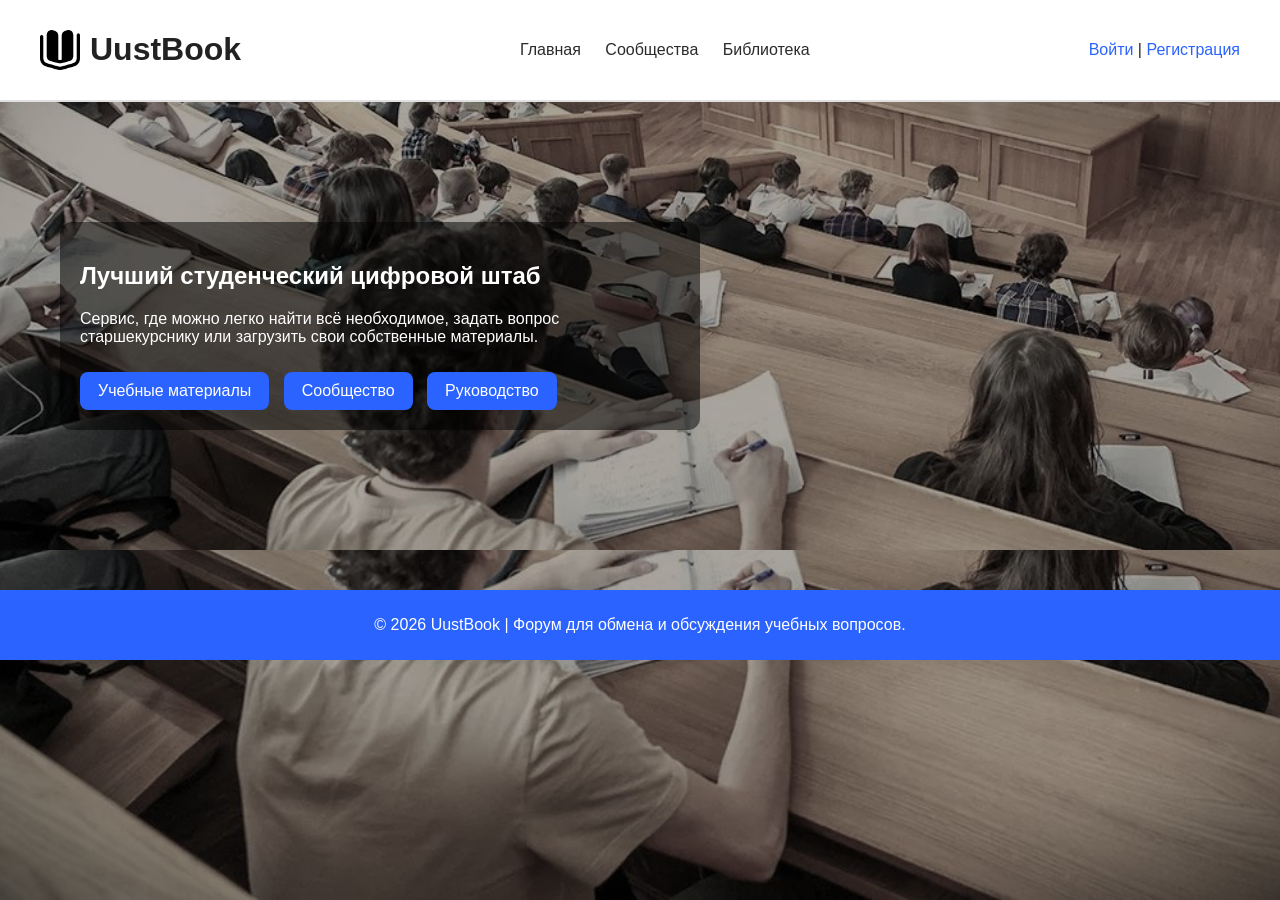
<file: index.html>
<!DOCTYPE html>
<html lang="ru">
<head>
  <meta charset="UTF-8">
  <meta name="viewport" content="width=device-width, initial-scale=1.0">
  <title>UustBook — Главная</title>
  <link rel="stylesheet" href="style.css">
</head>
<body>
  <header>
    <div class="logo">
      <img src="book-open-cover.png" alt="UustBook logo">
      <h1>UustBook</h1>
    </div>
    <nav>
      <a href="index.html">Главная</a>
      <a href="groups.html">Сообщества</a>
      <a href="library.html">Библиотека</a>
    </nav>
    <div class="auth">
    <a href="login.html">Войти</a> | 
    <a href="register.html">Регистрация</a>
</div>
  </header>

  <main class="hero">
    <section class="hero-text">
      <h2>Лучший студенческий цифровой штаб</h2>
      <p>Сервис, где можно легко найти всё необходимое, задать вопрос старшекурснику или загрузить свои собственные материалы.</p>
      <div class="hero-buttons">
        <a href="library.html" class="btn">Учебные материалы</a>
        <a href="groups.html" class="btn">Сообщество</a>
        <a href="guide.html" class="btn">Руководство</a>
      </div>
    </section>
  </main>

  <footer>
    <p>© 2026 UustBook | Форум для обмена и обсуждения учебных вопросов.</p>
  </footer>
</body>
</html>
</file>
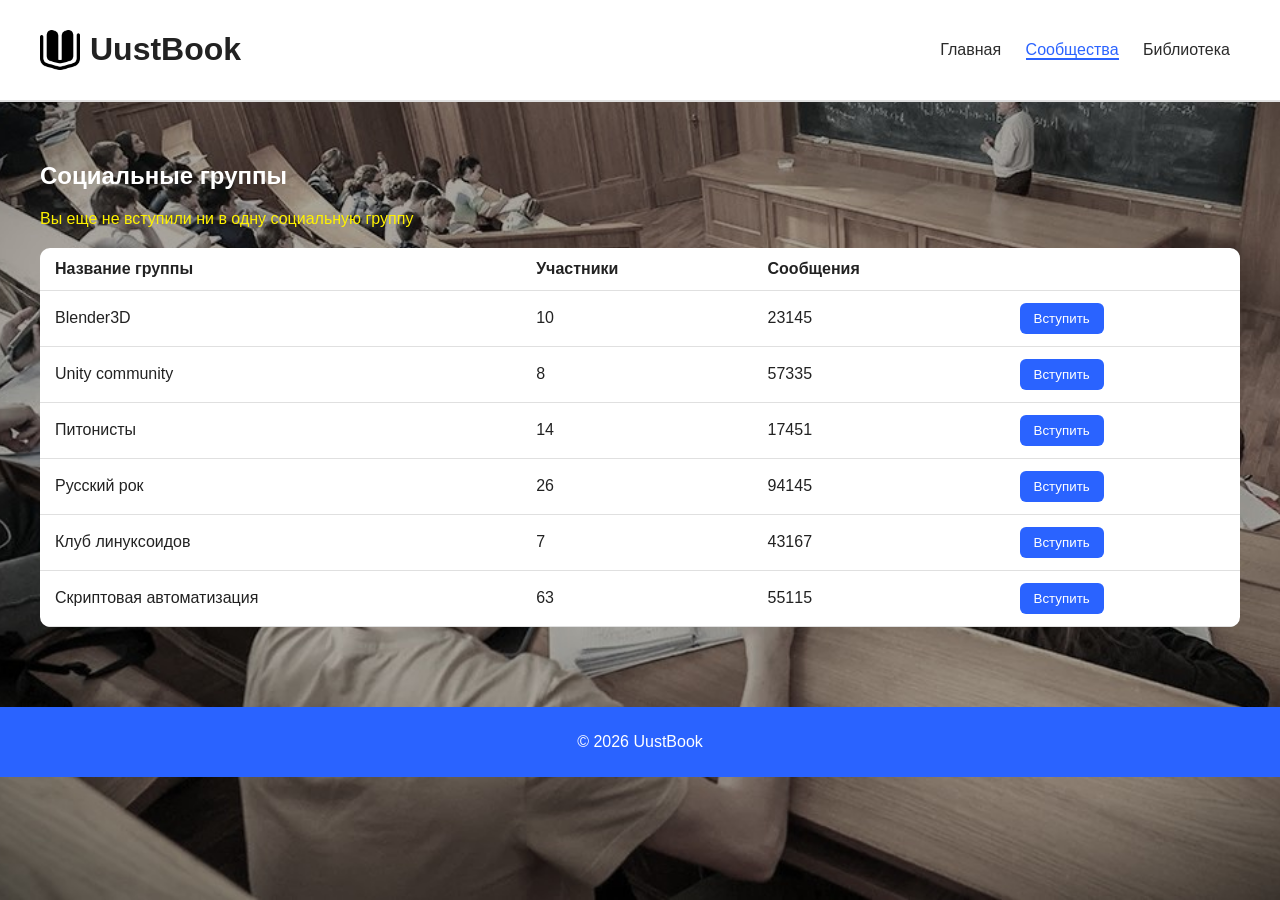
<file: groups.html>
<!DOCTYPE html>
<html lang="ru">
<head>
  <meta charset="UTF-8">
  <meta name="viewport" content="width=device-width, initial-scale=1.0">
  <title>UustBook — Социальные группы</title>
  <link rel="stylesheet" href="style.css">
</head>
<body>
  <header>
    <div class="logo">
      <img src="book-open-cover.png" alt="UustBook logo">
      <h1>UustBook</h1>
    </div>
    <nav>
      <a href="index.html">Главная</a>
      <a href="groups.html" class="active">Сообщества</a>
      <a href="library.html">Библиотека</a>
    </nav>
  </header>

  <main class="content">
    <h2 style="color: white;">Социальные группы</h2>
    <p style="color: rgb(255, 242, 0);">Вы еще не вступили ни в одну социальную группу</p>

    <table class="group-table">
      <thead>
        <tr>
          <th>Название группы</th>
          <th>Участники</th>
          <th>Сообщения</th>
          <th></th>
        </tr>
      </thead>
      <tbody>
        <tr><td>Blender3D</td><td>10</td><td>23145</td><td><button>Вступить</button></td></tr>
        <tr><td>Unity community</td><td>8</td><td>57335</td><td><button>Вступить</button></td></tr>
        <tr><td>Питонисты</td><td>14</td><td>17451</td><td><button>Вступить</button></td></tr>
        <tr><td>Русский рок</td><td>26</td><td>94145</td><td><button>Вступить</button></td></tr>
        <tr><td>Клуб линуксоидов</td><td>7</td><td>43167</td><td><button>Вступить</button></td></tr>
        <tr><td>Скриптовая автоматизация</td><td>63</td><td>55115</td><td><button>Вступить</button></td></tr>
      </tbody>
    </table>
  </main>

  <footer>
    <p>© 2026 UustBook</p>
  </footer>
</body>
</html>
</file>
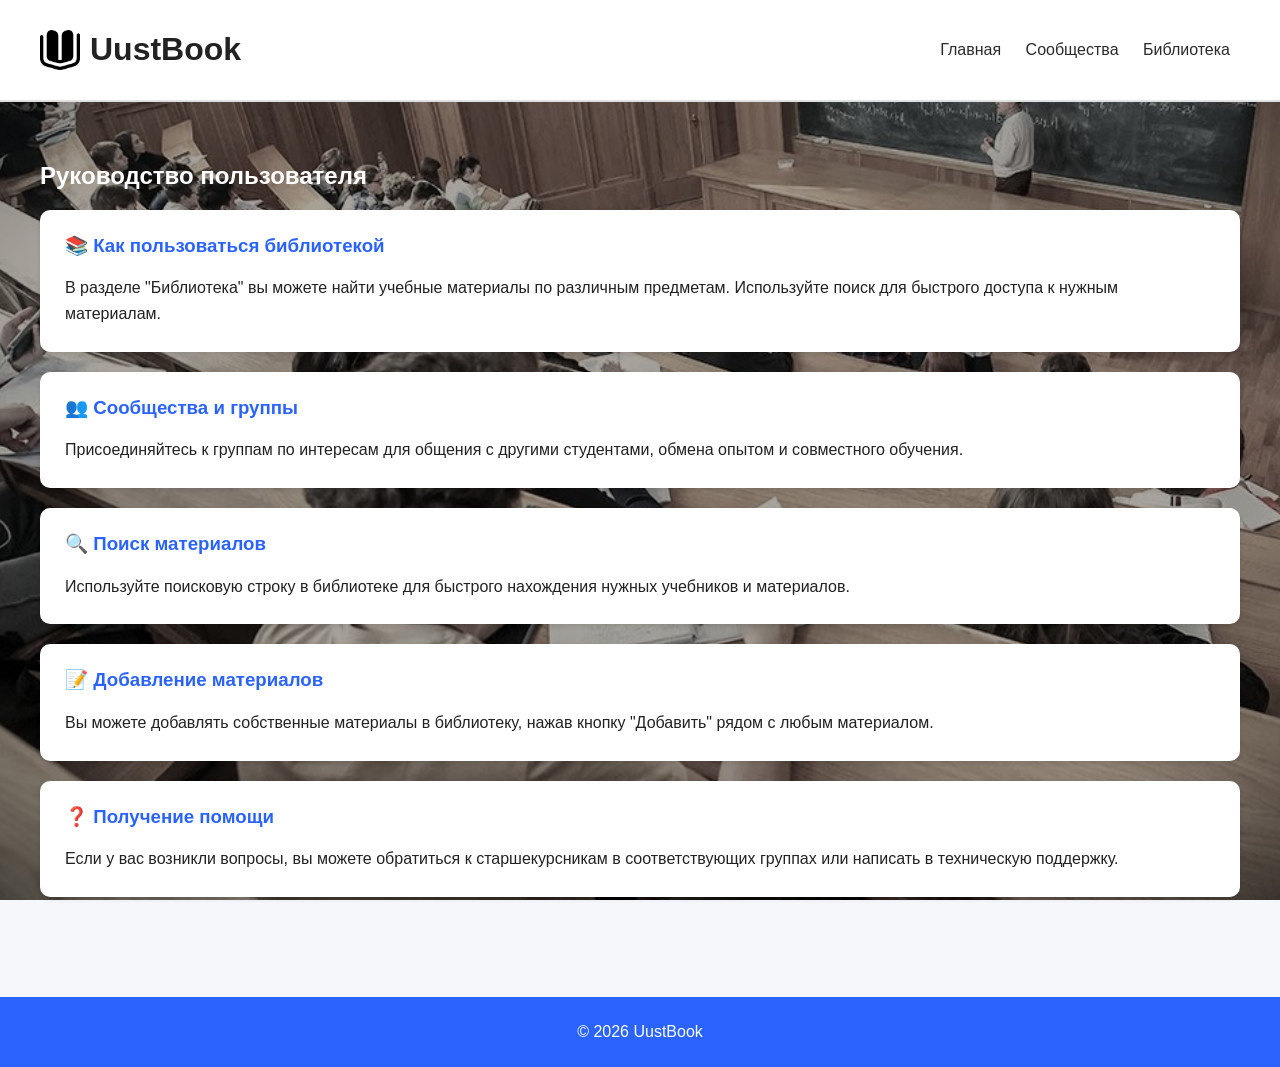
<file: guide.html>
<!DOCTYPE html>
<html lang="ru">
<head>
  <meta charset="UTF-8">
  <meta name="viewport" content="width=device-width, initial-scale=1.0">
  <title>UustBook — Руководство</title>
  <link rel="stylesheet" href="style.css">
</head>
<body>
  <header>
    <div class="logo">
      <img src="book-open-cover.png" alt="UustBook logo">
      <h1>UustBook</h1>
    </div>
    <nav>
      <a href="index.html">Главная</a>
      <a href="groups.html">Сообщества</a>
      <a href="library.html">Библиотека</a>
    </nav>
  </header>

  <main class="content">
    <h2 style="color: white;">Руководство пользователя</h2>
    
    <div class="guide-section">
      <h3>📚 Как пользоваться библиотекой</h3>
      <p>В разделе "Библиотека" вы можете найти учебные материалы по различным предметам. Используйте поиск для быстрого доступа к нужным материалам.</p>
    </div>

    <div class="guide-section">
      <h3>👥 Сообщества и группы</h3>
      <p>Присоединяйтесь к группам по интересам для общения с другими студентами, обмена опытом и совместного обучения.</p>
    </div>

    <div class="guide-section">
      <h3>🔍 Поиск материалов</h3>
      <p>Используйте поисковую строку в библиотеке для быстрого нахождения нужных учебников и материалов.</p>
    </div>

    <div class="guide-section">
      <h3>📝 Добавление материалов</h3>
      <p>Вы можете добавлять собственные материалы в библиотеку, нажав кнопку "Добавить" рядом с любым материалом.</p>
    </div>

    <div class="guide-section">
      <h3>❓ Получение помощи</h3>
      <p>Если у вас возникли вопросы, вы можете обратиться к старшекурсникам в соответствующих группах или написать в техническую поддержку.</p>
    </div>
  </main>

  <footer>
    <p>© 2026 UustBook</p>
  </footer>
</body>
</html>
</file>
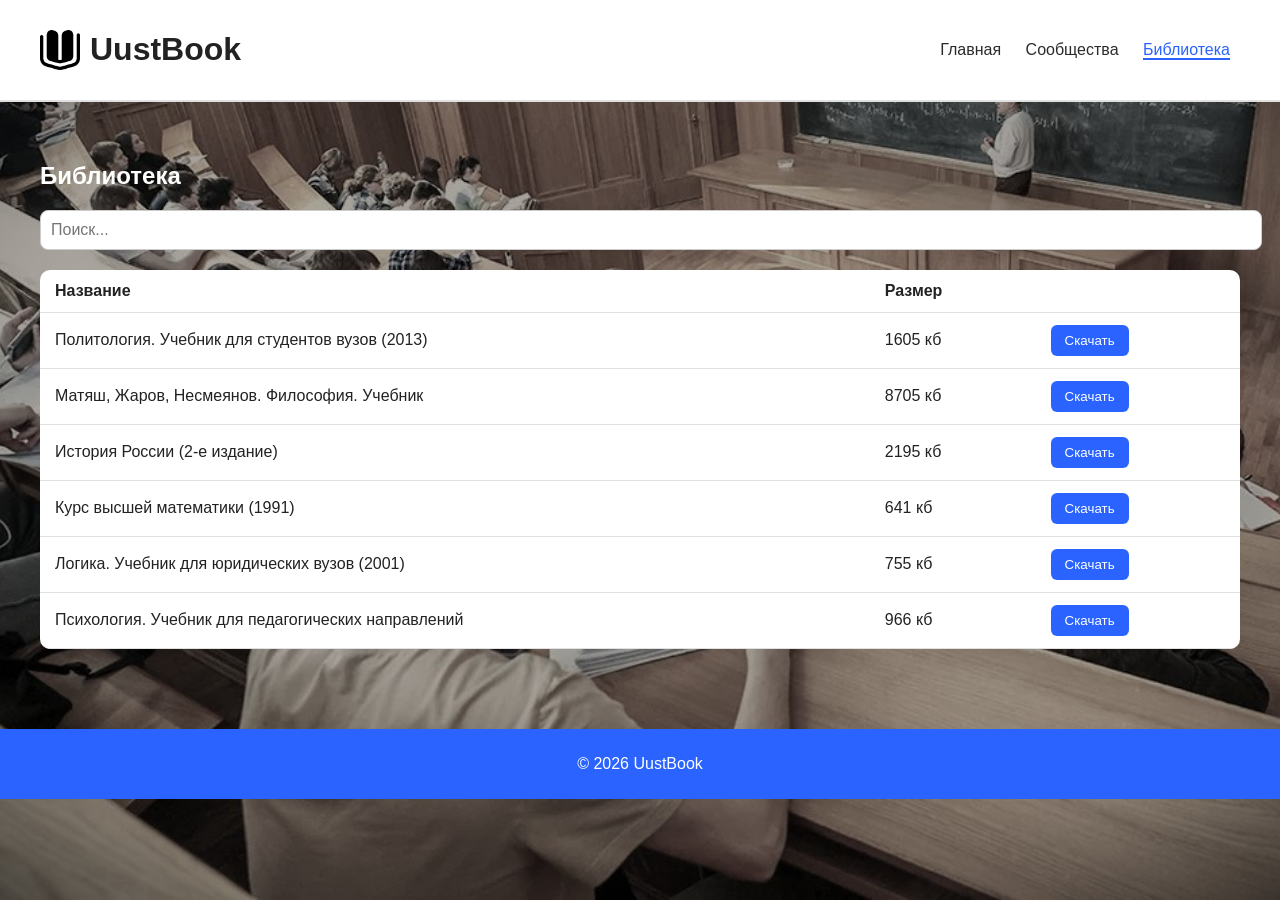
<file: library.html>
<!DOCTYPE html>
<html lang="ru">
<head>
  <meta charset="UTF-8">
  <meta name="viewport" content="width=device-width, initial-scale=1.0">
  <title>UustBook — Библиотека</title>
  <link rel="stylesheet" href="style.css">
</head>
<body>
  <header>
    <div class="logo">
      <img src="book-open-cover.png" alt="UustBook logo">
      <h1>UustBook</h1>
    </div>
    <nav>
      <a href="index.html">Главная</a>
      <a href="groups.html">Сообщества</a>
      <a href="library.html" class="active">Библиотека</a>
    </nav>
  </header>

  <main class="content">
    <h2 style="color: white;">Библиотека</h2>
    <input type="text" placeholder="Поиск..." class="search-input">

    <table class="library-table">
      <thead>
        <tr><th>Название</th><th>Размер</th><th></th></tr>
      </thead>
      <tbody>
        <tr><td>Политология. Учебник для студентов вузов (2013)</td><td>1605 кб</td><td><button>Скачать</button></td></tr>
        <tr><td>Матяш, Жаров, Несмеянов. Философия. Учебник</td><td>8705 кб</td><td><button>Скачать</button></td></tr>
        <tr><td>История России (2-е издание)</td><td>2195 кб</td><td><button>Скачать</button></td></tr>
        <tr><td>Курс высшей математики (1991)</td><td>641 кб</td><td><button>Скачать</button></td></tr>
        <tr><td>Логика. Учебник для юридических вузов (2001)</td><td>755 кб</td><td><button>Скачать</button></td></tr>
        <tr><td>Психология. Учебник для педагогических направлений</td><td>966 кб</td><td><button>Скачать</button></td></tr>
      </tbody>
    </table>
  </main>

  <footer>
    <p>© 2026 UustBook</p>
  </footer>
</body>
</html>
</file>
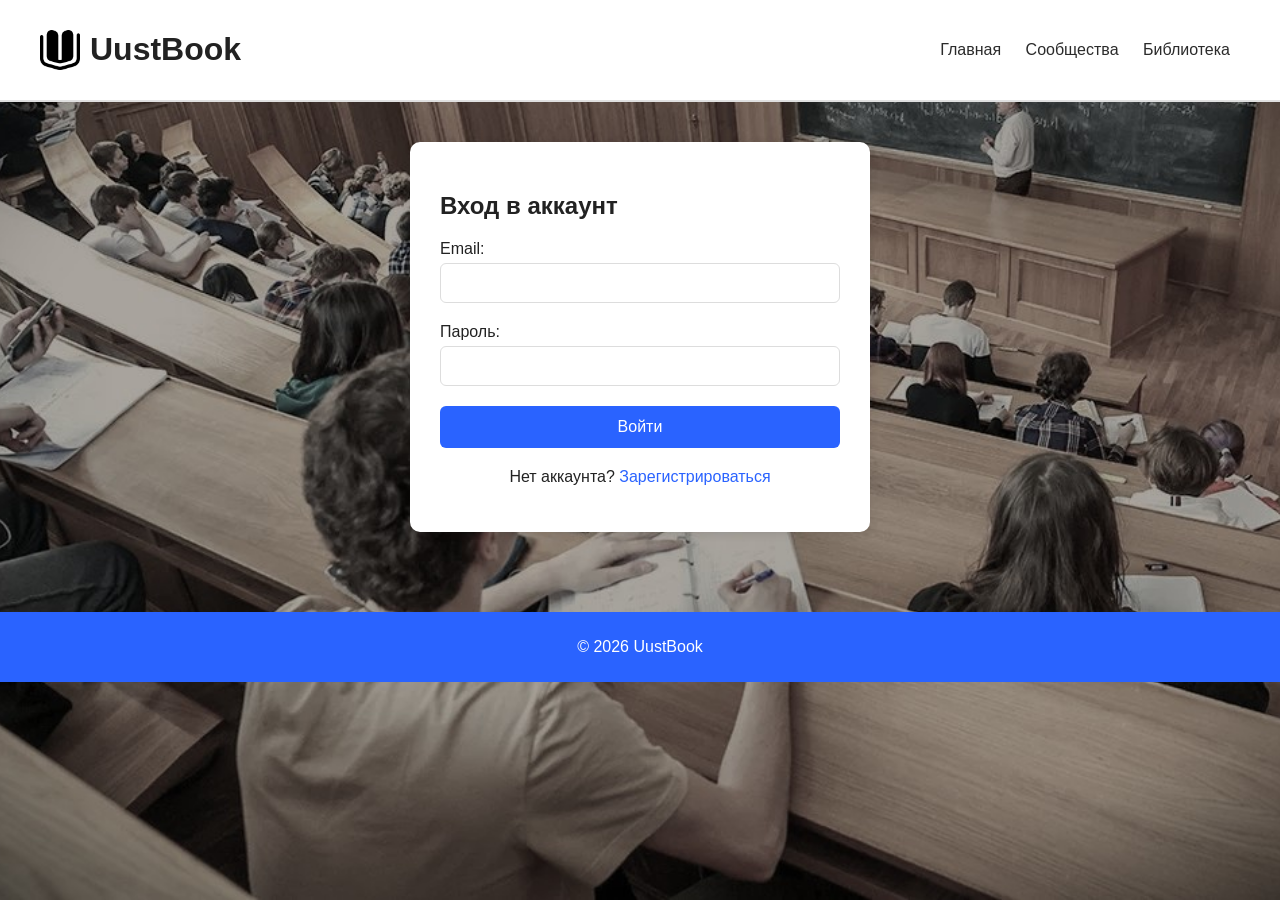
<file: login.html>
<!DOCTYPE html>
<html lang="ru">
<head>
  <meta charset="UTF-8">
  <meta name="viewport" content="width=device-width, initial-scale=1.0">
  <title>UustBook — Вход</title>
  <link rel="stylesheet" href="style.css">
</head>
<body>
  <header>
    <div class="logo">
      <img src="book-open-cover.png" alt="UustBook logo">
      <h1>UustBook</h1>
    </div>
    <nav>
      <a href="index.html">Главная</a>
      <a href="groups.html">Сообщества</a>
      <a href="library.html">Библиотека</a>
    </nav>
  </header>

  <main class="content">
    <div class="auth-form">
      <h2>Вход в аккаунт</h2>
      <form>
        <div class="form-group">
          <label for="email">Email:</label>
          <input type="email" id="email" name="email" required>
        </div>
        <div class="form-group">
          <label for="password">Пароль:</label>
          <input type="password" id="password" name="password" required>
        </div>
        <button type="submit" class="btn">Войти</button>
      </form>
      <p>Нет аккаунта? <a href="register.html">Зарегистрироваться</a></p>
    </div>
  </main>

  <footer>
    <p>© 2026 UustBook</p>
  </footer>
</body>
</html>
</file>
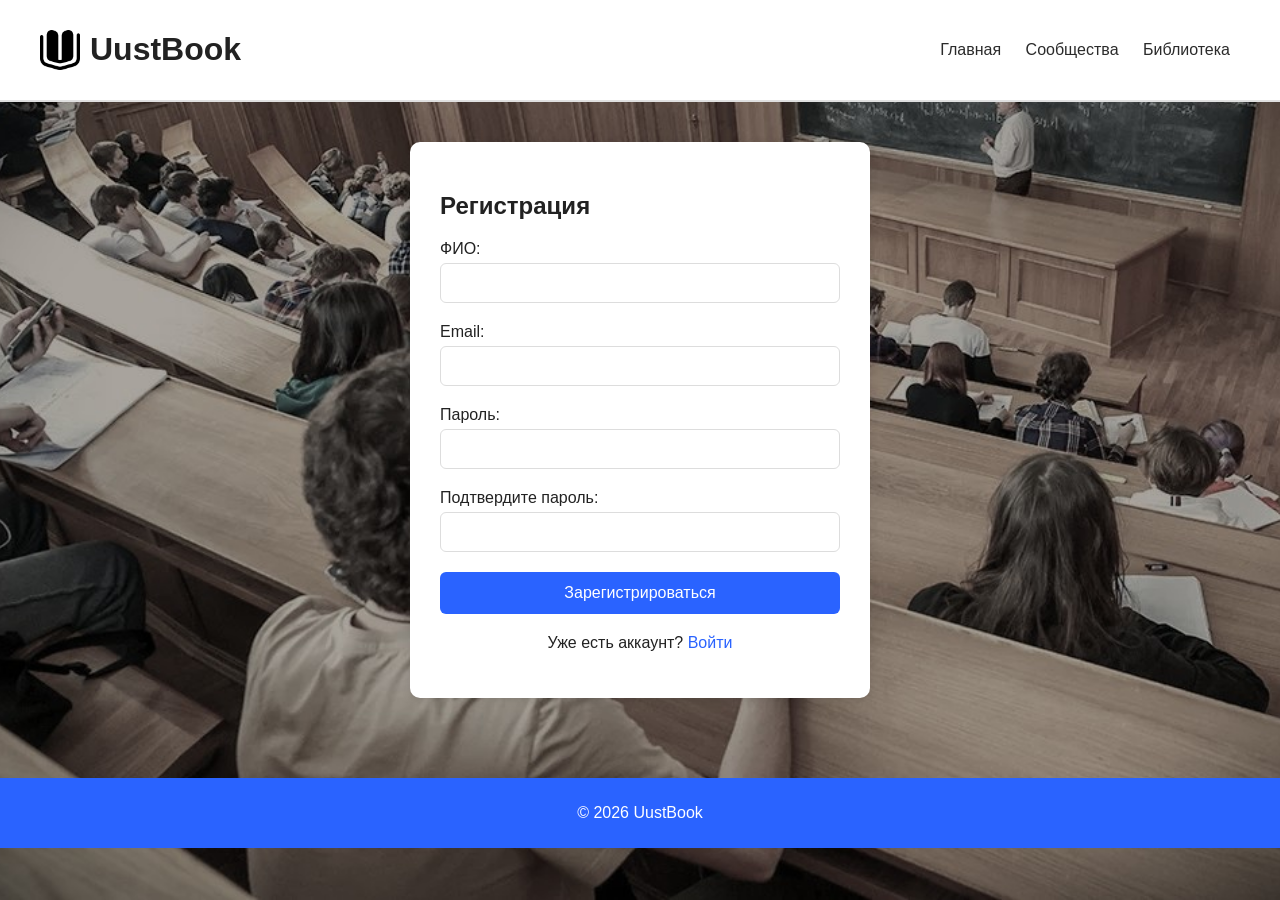
<file: register.html>
<!DOCTYPE html>
<html lang="ru">
<head>
  <meta charset="UTF-8">
  <meta name="viewport" content="width=device-width, initial-scale=1.0">
  <title>UustBook — Регистрация</title>
  <link rel="stylesheet" href="style.css">
</head>
<body>
  <header>
    <div class="logo">
      <img src="book-open-cover.png" alt="UustBook logo">
      <h1>UustBook</h1>
    </div>
    <nav>
      <a href="index.html">Главная</a>
      <a href="groups.html">Сообщества</a>
      <a href="library.html">Библиотека</a>
    </nav>
  </header>

  <main class="content">
    <div class="auth-form">
      <h2>Регистрация</h2>
      <form>
        <div class="form-group">
          <label for="fullname">ФИО:</label>
          <input type="text" id="fullname" name="fullname" required>
        </div>
        <div class="form-group">
          <label for="email">Email:</label>
          <input type="email" id="email" name="email" required>
        </div>
        <div class="form-group">
          <label for="password">Пароль:</label>
          <input type="password" id="password" name="password" required>
        </div>
        <div class="form-group">
          <label for="confirm-password">Подтвердите пароль:</label>
          <input type="password" id="confirm-password" name="confirm-password" required>
        </div>
        <button type="submit" class="btn">Зарегистрироваться</button>
      </form>
      <p>Уже есть аккаунт? <a href="login.html">Войти</a></p>
    </div>
  </main>

  <footer>
    <p>© 2026 UustBook</p>
  </footer>
</body>
</html>
</file>
<file: style.css>
body {font-family: "Segoe UI", sans-serif;margin: 0;background-color: #f5f7fb;color: #222222;}
header {background: #ffffff;display: flex;justify-content: space-between;align-items: center;padding: 10px 40px;border-bottom: 2px solid #e0e0e0;}
.logo {display: flex;align-items: center;gap: 10px;}
.logo img {width: 40px;}
nav a {margin: 0 10px;text-decoration: none;color: #2b2b2b;font-weight: 500;}
nav a.active {color: #2a63ff;border-bottom: 2px solid #2a63ff;}
.auth a {color: #2a63ff;text-decoration: none;}
.hero {background: url('uni.jpg') center/cover no-repeat;color: white;text-align: left;padding: 120px 60px;}
.hero-text {max-width: 600px;background: rgba(0,0,0,0.5);padding: 20px;border-radius: 12px;}
.hero-buttons .btn {display: inline-block;margin: 10px 10px 0 0;padding: 10px 18px;background: #2a63ff;color: white;border-radius: 8px;text-decoration: none;transition: 0.3s;}
.hero-buttons .btn:hover {background: #0040ff;}
.content {padding: 40px;}
.group-table, .library-table {width: 100%;border-collapse: collapse;margin-top: 20px;background: white;border-radius: 10px;overflow: hidden;}
.group-table th, .group-table td, .library-table th, .library-table td {padding: 12px 15px;text-align: left;border-bottom: 1px solid #e0e0e0;}
button {background: #2a63ff;color: white;border: none;border-radius: 6px;padding: 8px 14px;cursor: pointer;transition: 0.3s;}
button:hover {background: #0040ff;}
.search-input {width: 100%;padding: 10px;font-size: 16px;border: 1px solid #ccc;border-radius: 8px;}
footer {text-align: center;background: #2a63ff;color: white;padding: 10px 0;margin-top: 40px;}

.auth-form {
  max-width: 400px;
  margin: 0 auto;
  background: white;
  padding: 30px;
  border-radius: 10px;
  box-shadow: 0 2px 10px rgba(0,0,0,0.1);
}

.form-group {
  margin-bottom: 20px;
}

.form-group label {
  display: block;
  margin-bottom: 5px;
  font-weight: 500;
}

.form-group input {
  width: 100%;
  padding: 10px;
  border: 1px solid #ddd;
  border-radius: 6px;
  font-size: 16px;
  box-sizing: border-box;
}

.auth-form .btn {
  width: 100%;
  padding: 12px;
  background: #2a63ff;
  color: white;
  border: none;
  border-radius: 6px;
  font-size: 16px;
  cursor: pointer;
  transition: 0.3s;
}

.auth-form .btn:hover {
  background: #0040ff;
}

.auth-form p {
  text-align: center;
  margin-top: 20px;
}

.auth-form a {
  color: #2a63ff;
  text-decoration: none;
}

/* Стили для страницы руководства */
.guide-section {
  background: white;
  padding: 25px;
  margin-bottom: 20px;
  border-radius: 10px;
  box-shadow: 0 2px 5px rgba(0,0,0,0.1);
}

.guide-section h3 {
  color: #2a63ff;
  margin-top: 0;
}

.guide-section p {
  line-height: 1.6;
  margin-bottom: 0;
}
body {
  font-family: "Segoe UI", sans-serif;
  margin: 0;
  background-image: url('uni.jpg');
  background-size: cover;
  background-position: center;
  background-attachment: fixed;
  background-repeat: no-repeat;
  color: #222;
}
</file>
